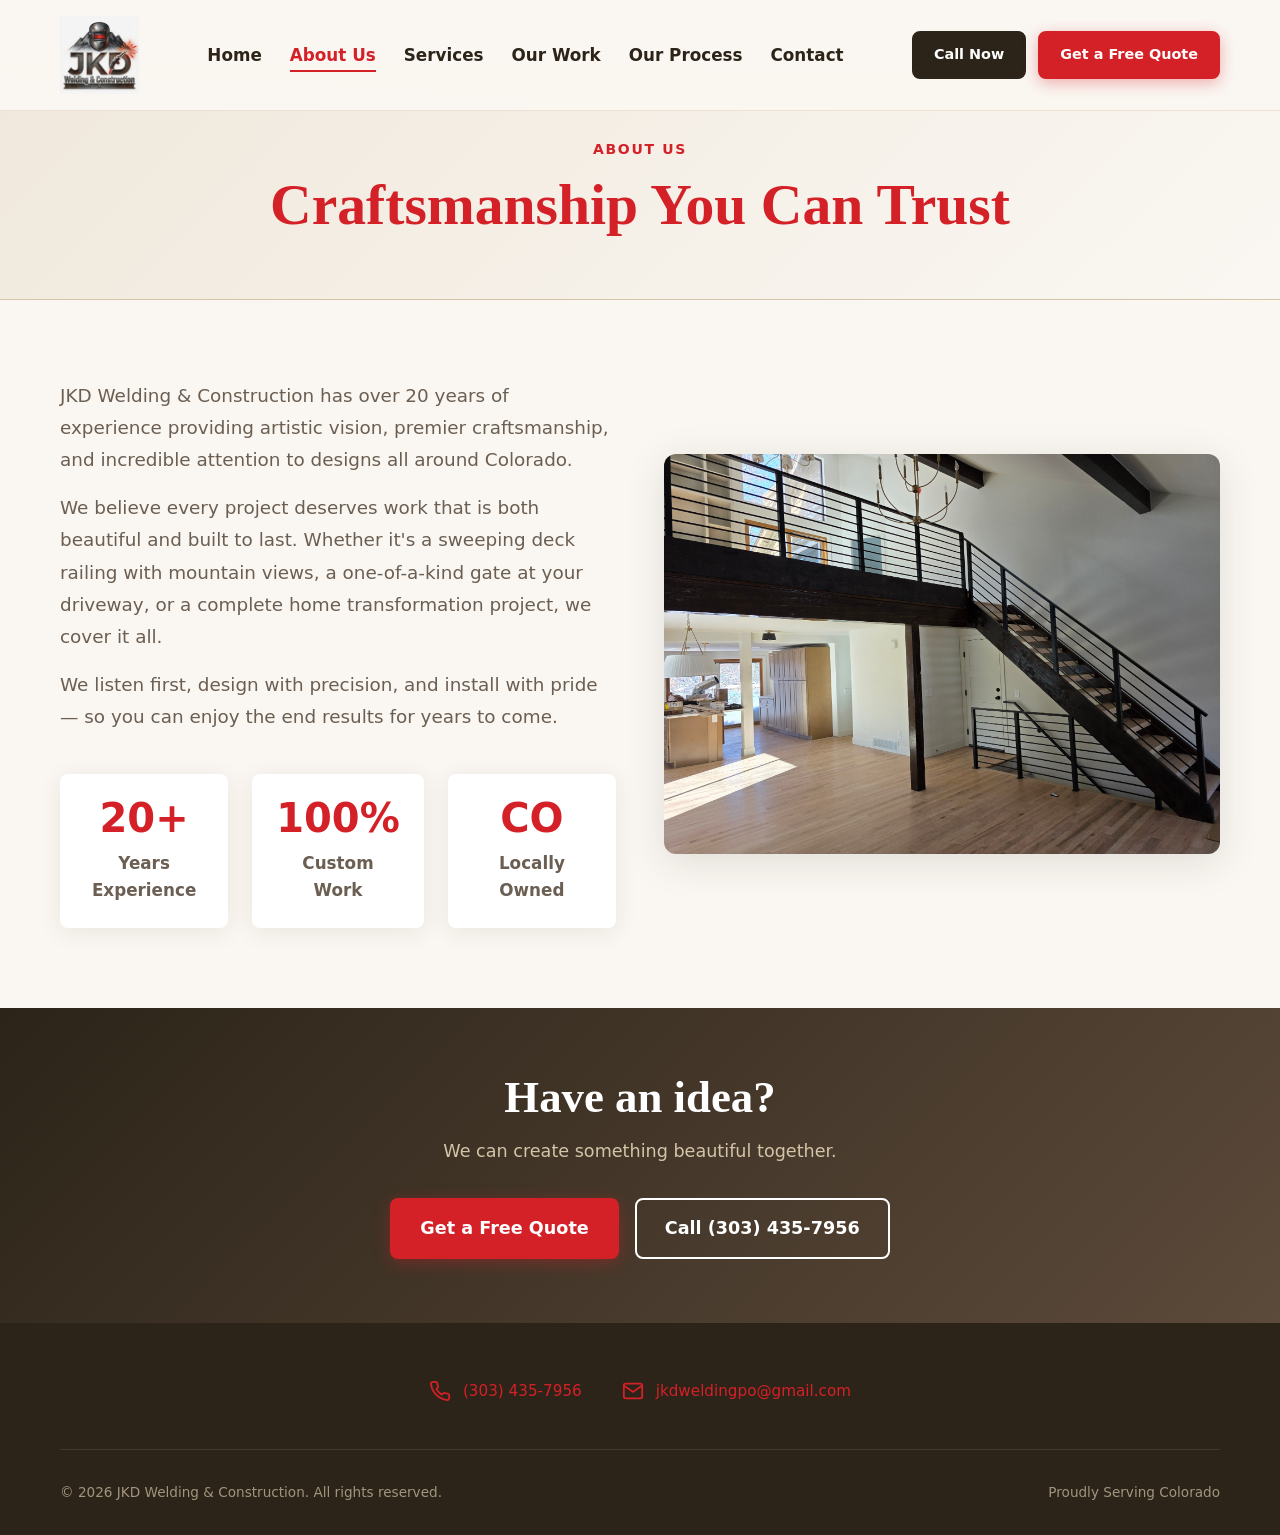
<file: about.html>
<!DOCTYPE html>
<html lang="en">
<head>
  <meta charset="UTF-8">
  <meta name="viewport" content="width=device-width, initial-scale=1.0">
  <title>About JKD | 20+ Years Custom Metalwork in Colorado</title>
  <meta name="description" content="JKD Welding & Construction has over 20 years of experience delivering custom metal railings, stairs, gates, and architectural metalwork across Colorado.">
  <link rel="canonical" href="https://jkdwelding.com/about.html">
  <link rel="stylesheet" href="css/styles.css">
</head>
<body>
  <header class="site-header">
    <div class="header-inner">
      <a href="index.html" class="logo-link" aria-label="JKD Welding & Construction Home">
        <img src="logo/JKD_white.jpg" alt="JKD Welding & Construction logo" width="200" height="80">
      </a>
      <nav class="nav-desktop" aria-label="Main navigation">
        <a href="index.html">Home</a>
        <a href="about.html" class="active">About Us</a>
        <a href="services.html">Services</a>
        <a href="gallery.html">Our Work</a>
        <a href="process.html">Our Process</a>
        <a href="contact.html">Contact</a>
      </nav>
      <div class="header-ctas">
        <a href="tel:+13034357956" class="btn btn-call btn-sm">Call Now</a>
        <a href="contact.html" class="btn btn-primary btn-sm">Get a Free Quote</a>
      </div>
      <button class="nav-toggle" aria-label="Open menu" aria-expanded="false">
        <svg viewBox="0 0 24 24" fill="none" stroke="currentColor" stroke-width="2"><path d="M3 12h18M3 6h18M3 18h18"/></svg>
      </button>
    </div>
    <nav class="nav-mobile" aria-label="Mobile navigation">
      <a href="index.html">Home</a>
      <a href="about.html">About Us</a>
      <a href="services.html">Services</a>
      <a href="gallery.html">Our Work</a>
      <a href="process.html">Our Process</a>
      <a href="contact.html">Contact</a>
      <div class="header-ctas">
        <a href="tel:+13034357956" class="btn btn-call">Call (303) 435-7956</a>
        <a href="contact.html" class="btn btn-primary">Get a Free Quote</a>
      </div>
    </nav>
  </header>

    <main>
    <div class="page-hero">
      <div class="container">
        <span class="section-label">About Us</span>
        <h1 style="color: var(--red);">Craftsmanship You Can Trust</h1>
      </div>
    </div>
    <section>
      <div class="container">
        <div class="about-content">
          <div class="about-text">
            <p>JKD Welding & Construction has over 20 years of experience providing artistic vision, premier craftsmanship, and incredible attention to designs all around Colorado.</p>
            <p>We believe every project deserves work that is both beautiful and built to last. Whether it's a sweeping deck railing with mountain views, a one-of-a-kind gate at your driveway, or a complete home transformation project, we cover it all.</p>
            <p>We listen first, design with precision, and install with pride — so you can enjoy the end results for years to come.</p>
            
            <div class="about-stats">
              <div class="stat-item">
                <div class="stat-number">20+</div>
                <div class="stat-label">Years Experience</div>
              </div>
              <div class="stat-item">
                <div class="stat-number">100%</div>
                <div class="stat-label">Custom Work</div>
              </div>
              <div class="stat-item">
                <div class="stat-number">CO</div>
                <div class="stat-label">Locally Owned</div>
              </div>
            </div>
          </div>
          
          <div class="about-image">
            <img src="images/MultiLevel_Main.jpg" alt="Custom multi-level metal railing on Colorado home" loading="lazy">
          </div>
        </div>
      </div>
    </section>

    <section class="cta-banner">
      <div class="container">
        <h2>Have an idea?</h2>
        <p>We can create something beautiful together.</p>
        <div class="cta-buttons">
          <a href="contact.html" class="btn btn-primary">Get a Free Quote</a>
          <a href="tel:+13034357956" class="btn btn-outline">Call (303) 435-7956</a>
        </div>
      </div>
    </section>
  </main>

  <footer class="site-footer">
    <div class="container">
      <div class="footer-contact" style="text-align: center; max-width: 520px; margin: 0 auto 2rem;">
        <div style="display: flex; justify-content: center; gap: 2.5rem; flex-wrap: wrap;">
          <div class="footer-contact-item">
            <svg viewBox="0 0 24 24" fill="none" stroke="currentColor" stroke-width="2" style="width:22px;height:22px;"><path d="M22 16.92v3a2 2 0 01-2.18 2 19.79 19.79 0 01-8.63-3.07 19.5 19.5 0 01-6-6 19.79 19.79 0 01-3.07-8.67A2 2 0 014.11 2h3a2 2 0 012 1.72c.127.96.361 1.903.7 2.81a2 2 0 01-.45 2.11L8.09 9.91a16 16 0 006 6l1.27-1.27a2 2 0 012.11-.45c.907.339 1.85.573 2.81.7A2 2 0 0122 16.92z"/></svg>
            <a href="tel:+13034357956">(303) 435-7956</a>
          </div>

          <div class="footer-contact-item">
            <svg viewBox="0 0 24 24" fill="none" stroke="currentColor" stroke-width="2" style="width:22px;height:22px;"><path d="M4 4h16c1.1 0 2 .9 2 2v12c0 1.1-.9 2-2 2H4c-1.1 0-2-.9-2-2V6c0-1.1.9-2 2-2z"/><polyline points="22,6 12,13 2,6"/></svg>
            <a href="mailto:jkdweldingpo@gmail.com">jkdweldingpo@gmail.com</a>
          </div>
        </div>
      </div>

      <div class="footer-bottom">
        <span>&copy; 2026 JKD Welding & Construction. All rights reserved.</span>
        <span>Proudly Serving Colorado</span>
      </div>
    </div>
  </footer>

  <script src="js/main.js"></script>
</body>
</html>
</file>
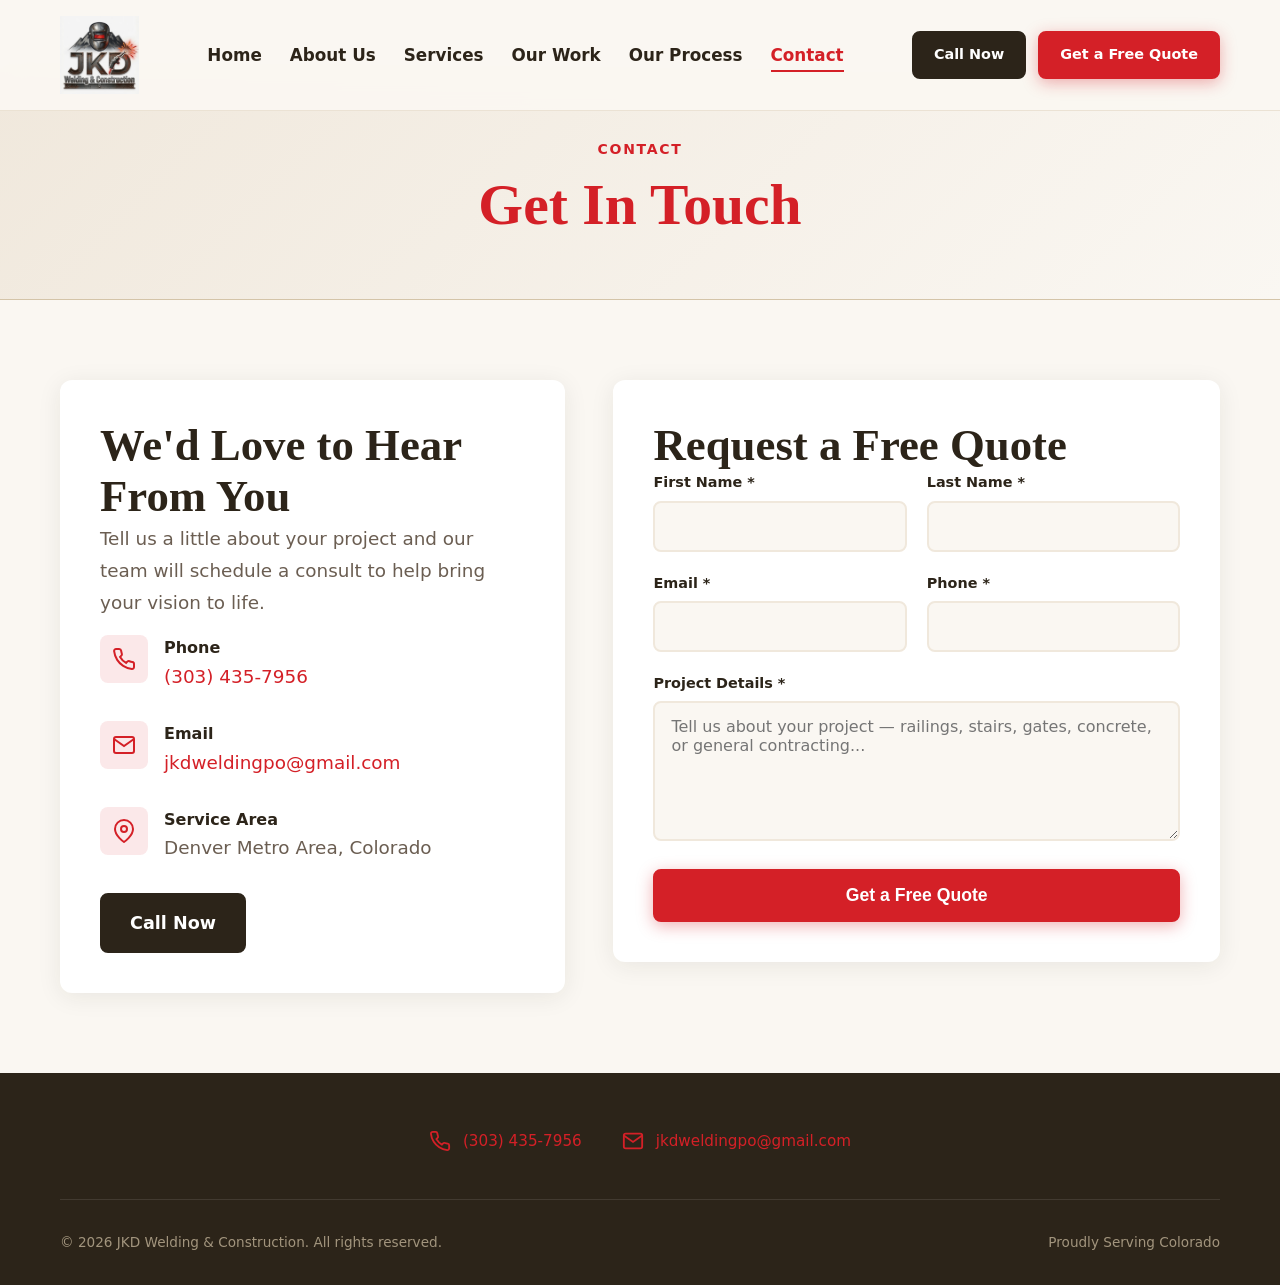
<file: contact.html>
<!DOCTYPE html>
<html lang="en">
<head>
  <meta charset="UTF-8">
  <meta name="viewport" content="width=device-width, initial-scale=1.0">
  <title>Contact Us | JKD Welding & Construction</title>
  <meta name="description" content="Get a free quote for custom metalwork and construction services. Contact JKD Welding & Construction at (303) 435-7956 or fill out our form.">
  <link rel="canonical" href="https://jkdwelding.com/contact">
  <link rel="stylesheet" href="css/styles.css">
</head>
<body>
  <header class="site-header">
    <div class="header-inner">
      <a href="index.html" class="logo-link" aria-label="JKD Welding & Construction Home">
        <img src="logo/JKD_white.jpg" alt="JKD Welding & Construction logo" width="200" height="80">
      </a>
      <nav class="nav-desktop" aria-label="Main navigation">
        <a href="index.html">Home</a>
        <a href="about.html">About Us</a>
        <a href="services.html">Services</a>
        <a href="gallery.html">Our Work</a>
        <a href="process.html">Our Process</a>
        <a href="contact.html" class="active">Contact</a>
      </nav>
      <div class="header-ctas">
        <a href="tel:+13034357956" class="btn btn-call btn-sm">Call Now</a>
        <a href="contact.html" class="btn btn-primary btn-sm">Get a Free Quote</a>
      </div>
      <button class="nav-toggle" aria-label="Open menu" aria-expanded="false">
        <svg viewBox="0 0 24 24" fill="none" stroke="currentColor" stroke-width="2"><path d="M3 12h18M3 6h18M3 18h18"/></svg>
      </button>
    </div>
    <nav class="nav-mobile" aria-label="Mobile navigation">
      <a href="index.html">Home</a>
      <a href="about.html">About Us</a>
      <a href="services.html">Services</a>
      <a href="gallery.html">Our Work</a>
      <a href="process.html">Our Process</a>
      <a href="contact.html">Contact</a>
      <div class="header-ctas">
        <a href="tel:+13034357956" class="btn btn-call">Call (303) 435-7956</a>
        <a href="contact.html" class="btn btn-primary">Get a Free Quote</a>
      </div>
    </nav>
  </header>

  <main>
    <div class="page-hero">
      <div class="container">
        <span class="section-label">Contact</span>
        <h1 style="color: var(--red);">Get In Touch</h1>
      </div>
    </div>

    <section>
      <div class="container">
        <div class="contact-grid">
          <div class="contact-info">
            <h2>We'd Love to Hear From You</h2>
            <p>Tell us a little about your project and  our team will schedule a consult to help bring your vision to life.</p>

            <div class="contact-info-item">
              <div class="contact-info-icon">
                <svg viewBox="0 0 24 24" fill="none" stroke="currentColor" stroke-width="2"><path d="M22 16.92v3a2 2 0 01-2.18 2 19.79 19.79 0 01-8.63-3.07 19.5 19.5 0 01-6-6 19.79 19.79 0 01-3.07-8.67A2 2 0 014.11 2h3a2 2 0 012 1.72c.127.96.361 1.903.7 2.81a2 2 0 01-.45 2.11L8.09 9.91a16 16 0 006 6l1.27-1.27a2 2 0 012.11-.45c.907.339 1.85.573 2.81.7A2 2 0 0122 16.92z"/></svg>
              </div>
              <div>
                <strong>Phone</strong>
                <p style="margin:0;"><a href="tel:+13034357956">(303) 435-7956</a></p>
              </div>
            </div>

            <div class="contact-info-item">
              <div class="contact-info-icon">
                <svg viewBox="0 0 24 24" fill="none" stroke="currentColor" stroke-width="2"><path d="M4 4h16c1.1 0 2 .9 2 2v12c0 1.1-.9 2-2 2H4c-1.1 0-2-.9-2-2V6c0-1.1.9-2 2-2z"/><polyline points="22,6 12,13 2,6"/></svg>
              </div>
              <div>
                <strong>Email</strong>
                <p style="margin:0;"><a href="mailto:jkdweldingpo@gmail.com">jkdweldingpo@gmail.com</a></p>
              </div>
            </div>

            <div class="contact-info-item">
              <div class="contact-info-icon">
                <svg viewBox="0 0 24 24" fill="none" stroke="currentColor" stroke-width="2"><path d="M21 10c0 7-9 13-9 13s-9-6-9-13a9 9 0 0118 0z"/><circle cx="12" cy="10" r="3"/></svg>
              </div>
              <div>
                <strong>Service Area</strong>
                <p style="margin:0;">Denver Metro Area, Colorado</p>
              </div>
            </div>

            <div class="contact-buttons">
              <a href="tel:+13034357956" class="btn btn-call">Call Now</a>
            </div>
          </div>

          <div class="contact-form">
            <h2>Request a Free Quote</h2>
            <div class="form-success" id="form-success">
              Thank you! Your message has been sent. We'll be in touch soon.
            </div>
            <form action="https://formsubmit.co/jkdweldingpo@gmail.com" method="POST" id="contact-form">
              <input type="hidden" name="_subject" value="New Lead for Quote">
              <input type="hidden" name="_captcha" value="false">
              <input type="hidden" name="_template" value="table">
              <input type="text" name="_honey" style="display:none">
              <input type="hidden" name="_next" value="">

              <div class="form-row">
                <div class="form-group">
                  <label for="first-name">First Name *</label>
                  <input type="text" id="first-name" name="First Name" required autocomplete="given-name">
                </div>
                <div class="form-group">
                  <label for="last-name">Last Name *</label>
                  <input type="text" id="last-name" name="Last Name" required autocomplete="family-name">
                </div>
              </div>

              <div class="form-row">
                <div class="form-group">
                  <label for="email">Email *</label>
                  <input type="email" id="email" name="Email" required autocomplete="email">
                </div>
                <div class="form-group">
                  <label for="phone">Phone *</label>
                  <input type="tel" id="phone" name="Phone" required autocomplete="tel">
                </div>
              </div>

              <div class="form-group">
                <label for="project-details">Project Details *</label>
                <textarea id="project-details" name="Project Details" required placeholder="Tell us about your project — railings, stairs, gates, concrete, or general contracting..."></textarea>
              </div>

              <button type="submit" class="btn btn-primary" style="width:100%;">Get a Free Quote</button>
            </form>
          </div>
        </div>
      </div>
    </section>
  </main>

  <footer class="site-footer">
    <div class="container">
      <div class="footer-contact" style="text-align: center; max-width: 520px; margin: 0 auto 2rem;">
        <div style="display: flex; justify-content: center; gap: 2.5rem; flex-wrap: wrap;">
          <div class="footer-contact-item">
            <svg viewBox="0 0 24 24" fill="none" stroke="currentColor" stroke-width="2" style="width:22px;height:22px;"><path d="M22 16.92v3a2 2 0 01-2.18 2 19.79 19.79 0 01-8.63-3.07 19.5 19.5 0 01-6-6 19.79 19.79 0 01-3.07-8.67A2 2 0 014.11 2h3a2 2 0 012 1.72c.127.96.361 1.903.7 2.81a2 2 0 01-.45 2.11L8.09 9.91a16 16 0 006 6l1.27-1.27a2 2 0 012.11-.45c.907.339 1.85.573 2.81.7A2 2 0 0122 16.92z"/></svg>
            <a href="tel:+13034357956">(303) 435-7956</a>
          </div>

          <div class="footer-contact-item">
            <svg viewBox="0 0 24 24" fill="none" stroke="currentColor" stroke-width="2" style="width:22px;height:22px;"><path d="M4 4h16c1.1 0 2 .9 2 2v12c0 1.1-.9 2-2 2H4c-1.1 0-2-.9-2-2V6c0-1.1.9-2 2-2z"/><polyline points="22,6 12,13 2,6"/></svg>
            <a href="mailto:jkdweldingpo@gmail.com">jkdweldingpo@gmail.com</a>
          </div>
        </div>
      </div>

      <div class="footer-bottom">
        <span>&copy; 2026 JKD Welding & Construction. All rights reserved.</span>
        <span>Proudly Serving Colorado</span>
      </div>
    </div>
  </footer>

  <script src="js/main.js"></script>
  <script>
    const form = document.getElementById('contact-form');
    if (form) {
      const nextInput = form.querySelector('input ');
      if (nextInput) nextInput.value = window.location.href + '?sent=true';
      if (new URLSearchParams(window.location.search).get('sent') === 'true') {
        document.getElementById('form-success')?.classList.add('show');
        form.style.display = 'none';
      }
    }
  </script>
</body>
</html>
</file>
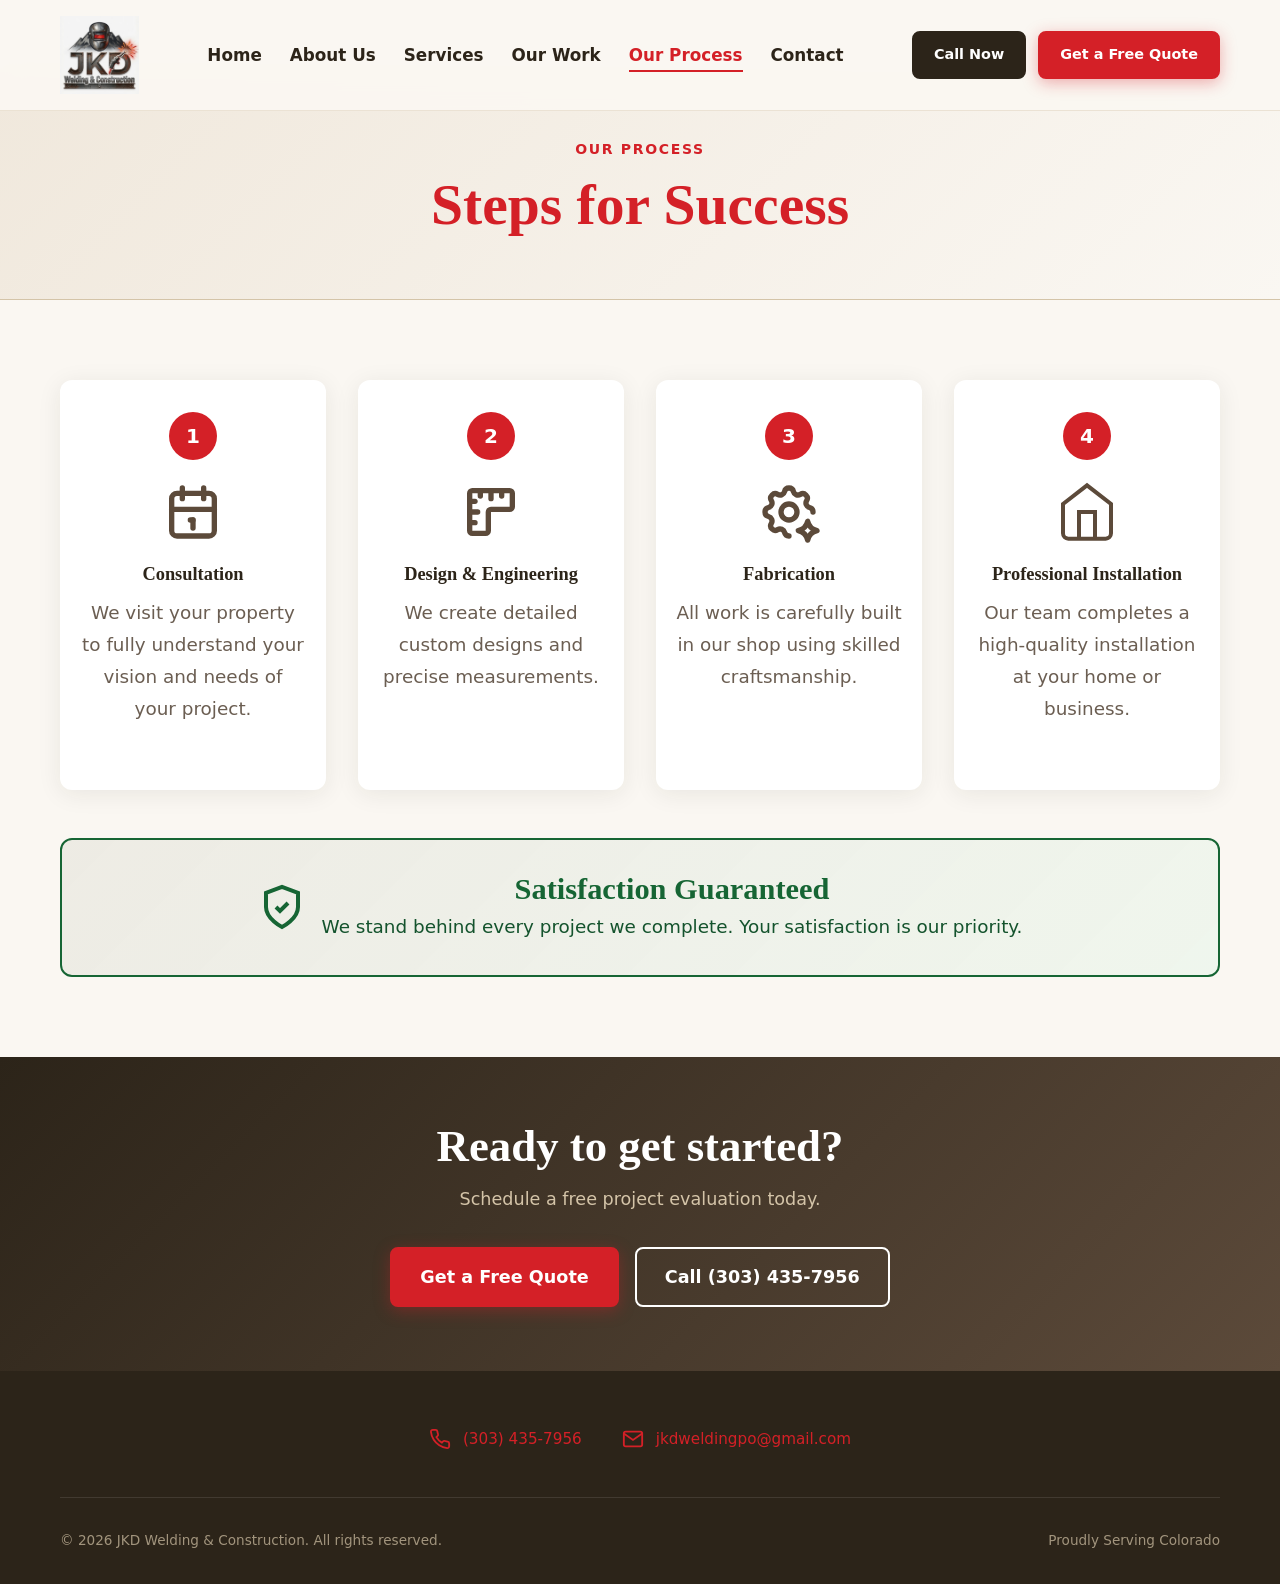
<file: process.html>
<!DOCTYPE html>
<html lang="en">
<head>
  <meta charset="UTF-8">
  <meta name="viewport" content="width=device-width, initial-scale=1.0">
  <title>Our Process | JKD Welding & Construction</title>
  <meta name="description" content="From consultation to installation, learn how JKD Welding & Construction delivers custom metalwork for Colorado homes. Satisfaction guaranteed.">
  <link rel="canonical" href="https://jkdwelding.com/process">
  <link rel="stylesheet" href="css/styles.css">
</head>
<body>
  <header class="site-header">
    <div class="header-inner">
      <a href="index.html" class="logo-link" aria-label="JKD Welding & Construction Home">
        <img src="logo/JKD_white.jpg" alt="JKD Welding & Construction logo" width="200" height="80">
      </a>
      <nav class="nav-desktop" aria-label="Main navigation">
        <a href="index.html">Home</a>
        <a href="about.html">About Us</a>
        <a href="services.html">Services</a>
        <a href="gallery.html">Our Work</a>
        <a href="process.html" class="active">Our Process</a>
        <a href="contact.html">Contact</a>
      </nav>
      <div class="header-ctas">
        <a href="tel:+13034357956" class="btn btn-call btn-sm">Call Now</a>
        <a href="contact.html" class="btn btn-primary btn-sm">Get a Free Quote</a>
      </div>
      <button class="nav-toggle" aria-label="Open menu" aria-expanded="false">
        <svg viewBox="0 0 24 24" fill="none" stroke="currentColor" stroke-width="2"><path d="M3 12h18M3 6h18M3 18h18"/></svg>
      </button>
    </div>
    <nav class="nav-mobile" aria-label="Mobile navigation">
      <a href="index.html">Home</a>
      <a href="about.html">About Us</a>
      <a href="services.html">Services</a>
      <a href="gallery.html">Our Work</a>
      <a href="process.html">Our Process</a>
      <a href="contact.html">Contact</a>
      <div class="header-ctas">
        <a href="tel:+13034357956" class="btn btn-call">Call (303) 435-7956</a>
        <a href="contact.html" class="btn btn-primary">Get a Free Quote</a>
      </div>
    </nav>
  </header>

  <main>
    <div class="page-hero">
      <div class="container">
        <span class="section-label">Our Process</span>
        <h1 style="color: var(--red);">Steps for Success</h1>
      </div>
    </div>

    <section>
      <div class="container">
        <div class="process-steps">
          <article class="process-step">
            <div class="process-number">1</div>
            <div class="process-icon">
              <svg viewBox="0 0 24 24" fill="none" stroke="currentColor" stroke-width="2" stroke-linecap="round" stroke-linejoin="round">
                <path d="M4 7a2 2 0 0 1 2 -2h12a2 2 0 0 1 2 2v12a2 2 0 0 1 -2 2h-12a2 2 0 0 1 -2 -2v-12" />
                <path d="M16 3v4" />
                <path d="M8 3v4" />
                <path d="M4 11h16" />
                <path d="M11 15h1" />
                <path d="M12 15v3" />
              </svg>
            </div>
            <h3>Consultation</h3>
            <p>We visit your property to fully understand your vision and needs of your project.</p>
          </article>

          <article class="process-step">
            <div class="process-number">2</div>
            <div class="process-icon">
              <svg viewBox="0 0 24 24" fill="none" stroke="currentColor" stroke-width="2" stroke-linecap="round" stroke-linejoin="round">
                <path d="M5 4h14a1 1 0 0 1 1 1v5a1 1 0 0 1 -1 1h-7a1 1 0 0 0 -1 1v7a1 1 0 0 1 -1 1h-5a1 1 0 0 1 -1 -1v-14a1 1 0 0 1 1 -1" />
                <path d="M4 8l2 0" />
                <path d="M4 12l3 0" />
                <path d="M4 16l2 0" />
                <path d="M8 4l0 2" />
                <path d="M12 4l0 3" />
                <path d="M16 4l0 2" />
              </svg>
            </div>
            <h3>Design & Engineering</h3>
            <p>We create detailed custom designs and precise measurements.</p>
          </article>

          <article class="process-step">
            <div class="process-number">3</div>
            <div class="process-icon">
              <svg viewBox="0 0 24 24" fill="none" stroke="currentColor" stroke-width="2" stroke-linecap="round" stroke-linejoin="round">
                <path d="M11.992 21c-.728 -.003 -1.455 -.442 -1.667 -1.317a1.724 1.724 0 0 0 -2.573 -1.066c-1.543 .94 -3.31 -.826 -2.37 -2.37a1.724 1.724 0 0 0 -1.065 -2.572c-1.756 -.426 -1.756 -2.924 0 -3.35a1.724 1.724 0 0 0 1.066 -2.573c-.94 -1.543 .826 -3.31 2.37 -2.37c1 .608 2.296 .07 2.572 -1.065c.426 -1.756 2.924 -1.756 3.35 0a1.724 1.724 0 0 0 2.573 1.066c1.543 -.94 3.31 .826 2.37 2.37a1.724 1.724 0 0 0 1.065 2.572c.882 .214 1.32 .95 1.317 1.684" />
                <path d="M9 12a3 3 0 1 0 6 0a3 3 0 0 0 -6 0" />
                <path d="M19 22.5a4.75 4.75 0 0 1 3.5 -3.5a4.75 4.75 0 0 1 -3.5 -3.5a4.75 4.75 0 0 1 -3.5 3.5a4.75 4.75 0 0 1 3.5 3.5" />
              </svg>
            </div>
            <h3>Fabrication</h3>
            <p>All work is carefully built in our shop using skilled craftsmanship.</p>
          </article>

          <article class="process-step">
            <div class="process-number">4</div>
            <div class="process-icon">
              <svg viewBox="0 0 24 24" fill="none" stroke="currentColor" stroke-width="1.5"><path d="M3 9l9-7 9 7v11a2 2 0 01-2 2H5a2 2 0 01-2-2z"/><polyline points="9 22 9 12 15 12 15 22"/></svg>
            </div>
            <h3>Professional Installation</h3>
            <p>Our team completes a high-quality installation at your home or business.</p>
          </article>
        </div>

        <div class="guarantee-badge" style="border-color: #166534; background-color: #f0fdf4;">
          <svg viewBox="0 0 24 24" fill="none" stroke="#166534" stroke-width="2">
            <path d="M12 22s8-4 8-10V5l-8-3-8 3v7c0 6 8 10 8 10z"/>
            <polyline points="9 12 11 14 15 10"/>
          </svg>
          <div>
            <h3 style="color: #166534;">Satisfaction Guaranteed</h3>
            <p style="margin:0; color:#14532d;">We stand behind every project we complete. Your satisfaction is our priority.</p>
          </div>
        </div>
      </div>
    </section>

    <section class="cta-banner">
      <div class="container">
        <h2>Ready to get started?</h2>
        <p>Schedule a free project evaluation today.</p>
        <div class="cta-buttons">
          <a href="contact.html" class="btn btn-primary">Get a Free Quote</a>
          <a href="tel:+13034357956" class="btn btn-outline">Call (303) 435-7956</a>
        </div>
      </div>
    </section>
  </main>

  <footer class="site-footer">
    <div class="container">
      <div class="footer-contact" style="text-align: center; max-width: 520px; margin: 0 auto 2rem;">
        <div style="display: flex; justify-content: center; gap: 2.5rem; flex-wrap: wrap;">
          <div class="footer-contact-item">
            <svg viewBox="0 0 24 24" fill="none" stroke="currentColor" stroke-width="2" style="width:22px;height:22px;"><path d="M22 16.92v3a2 2 0 01-2.18 2 19.79 19.79 0 01-8.63-3.07 19.5 19.5 0 01-6-6 19.79 19.79 0 01-3.07-8.67A2 2 0 014.11 2h3a2 2 0 012 1.72c.127.96.361 1.903.7 2.81a2 2 0 01-.45 2.11L8.09 9.91a16 16 0 006 6l1.27-1.27a2 2 0 012.11-.45c.907.339 1.85.573 2.81.7A2 2 0 0122 16.92z"/></svg>
            <a href="tel:+13034357956">(303) 435-7956</a>
          </div>

          <div class="footer-contact-item">
            <svg viewBox="0 0 24 24" fill="none" stroke="currentColor" stroke-width="2" style="width:22px;height:22px;"><path d="M4 4h16c1.1 0 2 .9 2 2v12c0 1.1-.9 2-2 2H4c-1.1 0-2-.9-2-2V6c0-1.1.9-2 2-2z"/><polyline points="22,6 12,13 2,6"/></svg>
            <a href="mailto:jkdweldingpo@gmail.com">jkdweldingpo@gmail.com</a>
          </div>
        </div>
      </div>

      <div class="footer-bottom">
        <span>&copy; 2026 JKD Welding & Construction. All rights reserved.</span>
        <span>Proudly Serving Colorado</span>
      </div>
    </div>
  </footer>

  <script src="js/main.js"></script>
</body>
</html>
</file>
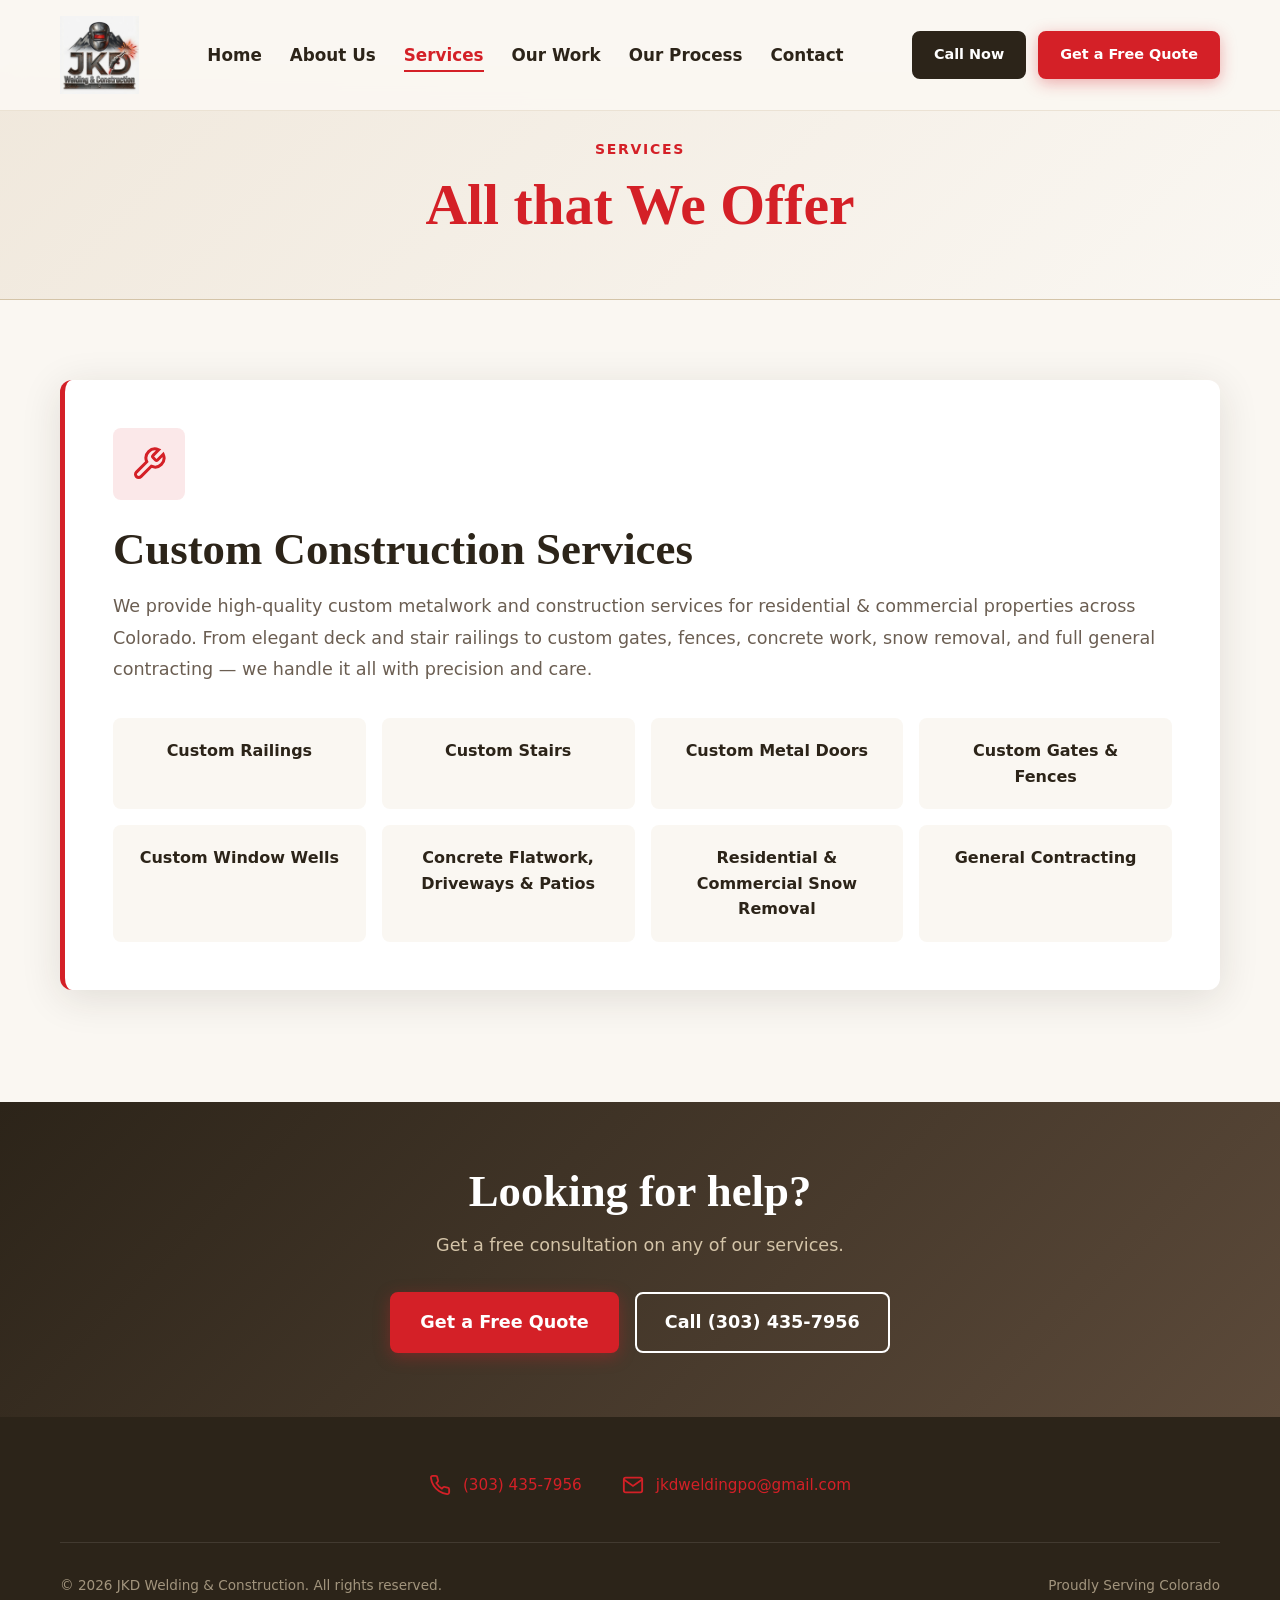
<file: services.html>
<!DOCTYPE html>
<html lang="en">
<head>
  <meta charset="UTF-8">
  <meta name="viewport" content="width=device-width, initial-scale=1.0">
  <title>Services | JKD Welding & Construction</title>
  <meta name="description" content="Custom welding, metal fabrication, concrete work, snow removal, and general contracting for Colorado residential projects.">
  <link rel="canonical" href="https://jkdwelding.com/services">
  <link rel="stylesheet" href="css/styles.css">
</head>
<body>
  <header class="site-header">
    <div class="header-inner">
      <a href="index.html" class="logo-link" aria-label="JKD Welding & Construction Home">
        <img src="logo/JKD_white.jpg" alt="JKD Welding & Construction logo" width="200" height="80">
      </a>
      <nav class="nav-desktop" aria-label="Main navigation">
        <a href="index.html">Home</a>
        <a href="about.html">About Us</a>
        <a href="services.html" class="active">Services</a>
        <a href="gallery.html">Our Work</a>
        <a href="process.html">Our Process</a>
        <a href="contact.html">Contact</a>
      </nav>
      <div class="header-ctas">
        <a href="tel:+13034357956" class="btn btn-call btn-sm">Call Now</a>
        <a href="contact.html" class="btn btn-primary btn-sm">Get a Free Quote</a>
      </div>
      <button class="nav-toggle" aria-label="Open menu" aria-expanded="false">
        <svg viewBox="0 0 24 24" fill="none" stroke="currentColor" stroke-width="2"><path d="M3 12h18M3 6h18M3 18h18"/></svg>
      </button>
    </div>
    <nav class="nav-mobile" aria-label="Mobile navigation">
      <a href="index.html">Home</a>
      <a href="about.html">About Us</a>
      <a href="services.html">Services</a>
      <a href="gallery.html">Our Work</a>
      <a href="process.html">Our Process</a>
      <a href="contact.html">Contact</a>
      <div class="header-ctas">
        <a href="tel:+13034357956" class="btn btn-call">Call (303) 435-7956</a>
        <a href="contact.html" class="btn btn-primary">Get a Free Quote</a>
      </div>
    </nav>
  </header>

  <main>
    <div class="page-hero">
      <div class="container">
        <span class="section-label">Services</span>
        <h1 style="color: var(--red);">All that We Offer</h1>
      </div>
    </div>

    <section class="services-page">
      <div class="container">
        <article class="featured-service">
          <div class="service-icon">
            <svg viewBox="0 0 24 24" fill="none" stroke="currentColor" stroke-width="2"><path d="M14.7 6.3a1 1 0 000 1.4l1.6 1.6a1 1 0 001.4 0l3.77-3.77a6 6 0 01-7.94 7.94l-6.91 6.91a2.12 2.12 0 01-3-3l6.91-6.91a6 6 0 017.94-7.94l-3.76 3.76z"/></svg>
          </div>
          <h2>Custom Construction Services</h2>
          <p>We provide high-quality custom metalwork and construction services for residential & commercial properties across Colorado. From elegant deck and stair railings to custom gates, fences, concrete work, snow removal, and full general contracting — we handle it all with precision and care.</p>
          
          <div style="display:grid;grid-template-columns:repeat(auto-fit,minmax(200px,1fr));gap:1rem;margin-top:2rem;">
            <div style="background:var(--warm-cream);padding:1.25rem;border-radius:8px;text-align:center;">
              <strong style="color:var(--warm-dark);">Custom Railings</strong>
            </div>
            <div style="background:var(--warm-cream);padding:1.25rem;border-radius:8px;text-align:center;">
              <strong style="color:var(--warm-dark);">Custom Stairs</strong>
            </div>
            <div style="background:var(--warm-cream);padding:1.25rem;border-radius:8px;text-align:center;">
              <strong style="color:var(--warm-dark);">Custom Metal Doors</strong>
            </div>
            <div style="background:var(--warm-cream);padding:1.25rem;border-radius:8px;text-align:center;">
              <strong style="color:var(--warm-dark);">Custom Gates & Fences</strong>
            </div>
            <div style="background:var(--warm-cream);padding:1.25rem;border-radius:8px;text-align:center;">
              <strong style="color:var(--warm-dark);">Custom Window Wells</strong>
            </div>
            <div style="background:var(--warm-cream);padding:1.25rem;border-radius:8px;text-align:center;">
              <strong style="color:var(--warm-dark);">Concrete Flatwork, Driveways & Patios</strong>
            </div>
            <div style="background:var(--warm-cream);padding:1.25rem;border-radius:8px;text-align:center;">
              <strong style="color:var(--warm-dark);">Residential & Commercial Snow Removal</strong>
            </div>
            <div style="background:var(--warm-cream);padding:1.25rem;border-radius:8px;text-align:center;">
              <strong style="color:var(--warm-dark);">General Contracting</strong>
            </div>
          </div>
        </article>
      </div>
    </section>

    <section class="cta-banner">
      <div class="container">
        <h2>Looking for help?</h2>
        <p>Get a free consultation on any of our services.</p>
        <div class="cta-buttons">
          <a href="contact.html" class="btn btn-primary">Get a Free Quote</a>
          <a href="tel:+13034357956" class="btn btn-outline">Call (303) 435-7956</a>
        </div>
      </div>
    </section>
  </main>

  <footer class="site-footer">
    <div class="container">
      <div class="footer-contact" style="text-align: center; max-width: 520px; margin: 0 auto 2rem;">
        <div style="display: flex; justify-content: center; gap: 2.5rem; flex-wrap: wrap;">
          <div class="footer-contact-item">
            <svg viewBox="0 0 24 24" fill="none" stroke="currentColor" stroke-width="2" style="width:22px;height:22px;"><path d="M22 16.92v3a2 2 0 01-2.18 2 19.79 19.79 0 01-8.63-3.07 19.5 19.5 0 01-6-6 19.79 19.79 0 01-3.07-8.67A2 2 0 014.11 2h3a2 2 0 012 1.72c.127.96.361 1.903.7 2.81a2 2 0 01-.45 2.11L8.09 9.91a16 16 0 006 6l1.27-1.27a2 2 0 012.11-.45c.907.339 1.85.573 2.81.7A2 2 0 0122 16.92z"/></svg>
            <a href="tel:+13034357956">(303) 435-7956</a>
          </div>

          <div class="footer-contact-item">
            <svg viewBox="0 0 24 24" fill="none" stroke="currentColor" stroke-width="2" style="width:22px;height:22px;"><path d="M4 4h16c1.1 0 2 .9 2 2v12c0 1.1-.9 2-2 2H4c-1.1 0-2-.9-2-2V6c0-1.1.9-2 2-2z"/><polyline points="22,6 12,13 2,6"/></svg>
            <a href="mailto:jkdweldingpo@gmail.com">jkdweldingpo@gmail.com</a>
          </div>
        </div>
      </div>

      <div class="footer-bottom">
        <span>&copy; 2026 JKD Welding & Construction. All rights reserved.</span>
        <span>Proudly Serving Colorado</span>
      </div>
    </div>
  </footer>

  <script src="js/main.js"></script>
</body>
</html>
</file>
<file: css/styles.css>
/* JKD Welding & Construction - Clean CSS */
:root {
  --red: #D42027;
  --red-dark: #B01A20;
  --warm-cream: #FAF7F2;
  --warm-sand: #F0E8DC;
  --warm-tan: #D4C4A8;
  --warm-brown: #5C4A3A;
  --warm-dark: #2C2419;
  --warm-gray: #6B5E52;
  --white: #FFFFFF;
  --shadow: 0 8px 25px rgba(44, 36, 25, 0.1);
  --shadow-lg: 0 15px 40px rgba(44, 36, 25, 0.15);
  --radius: 12px;
  --transition: 0.35s ease;
}

/* Fonts */
@import url('https://fonts.googleapis.com/css2?family=Playfair+Display:wght@700&family=Inter:wght@400;500;600&display=swap');

*,
*::before,
*::after {
  box-sizing: border-box;
  margin: 0;
  padding: 0;
}

html { scroll-behavior: smooth; }

body {
  font-family: 'Inter', system-ui, sans-serif;
  background: var(--warm-cream);
  color: var(--warm-dark);
  line-height: 1.75;
}

/* Typography */
h1, h2, h3, h4 {
  font-family: 'Playfair Display', serif;
  font-weight: 800;
  line-height: 1.15;
  color: var(--warm-dark);
}

h1 { font-size: clamp(2.75rem, 7vw, 4rem); }
h2 { font-size: clamp(2.1rem, 5.5vw, 3.1rem); }

p {
  font-size: clamp(1.05rem, 2.2vw, 1.15rem);
  line-height: 1.75;
  color: var(--warm-gray);
  margin-bottom: 1.25rem;
}

/* Container */
.container {
  width: 100%;
  max-width: 1200px;
  margin: 0 auto;
  padding: 0 1.5rem;
}

/* Header */
.site-header {
  position: fixed;
  top: 0;
  left: 0;
  right: 0;
  z-index: 1000;
  background: rgba(250, 247, 242, 0.95);
  backdrop-filter: blur(12px);
  border-bottom: 1px solid rgba(212, 196, 168, 0.4);
}

.header-inner {
  display: flex;
  align-items: center;
  justify-content: space-between;
  padding: 1rem 1.5rem;
  max-width: 1200px;
  margin: 0 auto;
}

.logo-link img {
  height: 78px;
  width: auto;
}

/* Navigation */
.nav-desktop {
  display: flex;
  align-items: center;
  gap: 1.75rem;
}

.nav-desktop a {
  color: var(--warm-dark);
  font-weight: 600;
  text-decoration: none;
}

.nav-desktop a:hover,
.nav-desktop a.active {
  color: var(--red);
}

/* Buttons */
.btn {
  padding: 0.85rem 1.75rem;
  border-radius: var(--radius);
  font-weight: 700;
  text-decoration: none;
  display: inline-flex;
  align-items: center;
  justify-content: center;
  gap: 0.5rem;
  transition: all var(--transition);
}

.btn-primary {
  background: var(--red);
  color: white;
}

.btn-primary:hover {
  background: var(--red-dark);
  transform: translateY(-2px);
}

.btn-call {
  background: var(--warm-dark);
  color: white;
}

.btn-call:hover {
  background: var(--warm-brown);
}

/* Hero */
.hero {
  position: relative;
  height: 100vh;
  min-height: 600px;
  margin-top: 78px;
  overflow: hidden;
}

/* Trust Strip */
.trust-strip {
  background: white;
  padding: 2rem 0;
  border-bottom: 1px solid var(--warm-sand);
}

/* CTA Banner */
.cta-banner {
  background: linear-gradient(135deg, var(--warm-dark), var(--warm-brown));
  padding: 4rem 0;
  text-align: center;
  color: white;
}

/* Footer */
.site-footer {
  background: var(--warm-dark);
  color: var(--warm-tan);
  padding: 3rem 0 2rem;
  text-align: center;
}

.footer-bottom {
  border-top: 1px solid rgba(255,255,255,0.1);
  padding-top: 2rem;
  margin-top: 2rem;
  font-size: 0.9rem;
}

/* Responsive */
@media (max-width: 768px) {
  .nav-desktop {
    display: none;
  }
  
  .hero {
    margin-top: 68px;
  }
}/* JKD Welding & Construction — Design System */
:root {
  --red: #D42027;
  --red-dark: #B01A20;
  --red-light: #E8454B;
  --warm-cream: #FAF7F2;
  --warm-sand: #F0E8DC;
  --warm-tan: #D4C4A8;
  --warm-brown: #5C4A3A;
  --warm-dark: #2C2419;
  --warm-gray: #6B5E52;
  --metal: #5C5C5C;
  --white: #FFFFFF;
  --shadow: 0 4px 24px rgba(44, 36, 25, 0.08);
  --shadow-lg: 0 8px 40px rgba(44, 36, 25, 0.12);
  --radius: 8px;
  --radius-lg: 12px;
  --transition: 0.3s ease;
  --font: 'Segoe UI', system-ui, -apple-system, sans-serif;
  --max-width: 1200px;
}

*, *::before, *::after { box-sizing: border-box; margin: 0; padding: 0; }

html { scroll-behavior: smooth; }

body {
  font-family: var(--font);
  background: var(--warm-cream);
  color: var(--warm-dark);
  line-height: 1.6;
  -webkit-font-smoothing: antialiased;
}

img { max-width: 100%; height: auto; display: block; }

a { color: var(--red); text-decoration: none; transition: color var(--transition); }
a:hover { color: var(--red-dark); }

.container {
  width: 100%;
  max-width: var(--max-width);
  margin: 0 auto;
  padding: 0 1.25rem;
}

/* Typography */
h1, h2, h3, h4 {
  font-weight: 700;
  line-height: 1.15;
  color: var(--warm-dark);
}

h1 { font-size: clamp(2.4rem, 6vw, 3.6rem); }
h2 { font-size: clamp(1.9rem, 4vw, 2.8rem); }
h3 { font-size: clamp(1.45rem, 3vw, 1.9rem); }

p { color: var(--warm-gray); margin-bottom: 1rem; }
p:last-child { margin-bottom: 2rem; }

.section-label {
  display: inline-block;
  font-size: 0.875rem;
  font-weight: 700;
  letter-spacing: 0.12em;
  text-transform: uppercase;
  color: var(--red);
  margin-bottom: 0.75rem;
}

/* Buttons */
.btn {
  display: inline-flex;
  align-items: center;
  justify-content: center;
  gap: 0.5rem;
  padding: 0.875rem 1.75rem;
  font-size: 1.1rem;
  font-weight: 800;
  border-radius: var(--radius);
  border: 2px solid transparent;
  cursor: pointer;
  transition: all var(--transition);
  text-decoration: none;
  white-space: nowrap;
}

.btn-primary {
  background: var(--red);
  color: var(--white);
  border-color: var(--red);
  box-shadow: 0 4px 16px rgba(212, 32, 39, 0.35);
}

.btn-primary:hover {
  background: var(--red-dark);
  border-color: var(--red-dark);
  color: var(--white);
  transform: translateY(-2px);
  box-shadow: 0 6px 20px rgba(212, 32, 39, 0.45);
}

.btn-outline {
  background: transparent;
  color: var(--white);
  border-color: var(--white);
}

.btn-outline:hover {
  background: var(--white);
  color: var(--warm-dark);
}

.btn-call {
  background: var(--warm-dark);
  color: var(--white);
  border-color: var(--warm-dark);
}

.btn-call:hover {
  background: var(--warm-brown);
  border-color: var(--warm-brown);
  color: var(--white);
}

.btn-sm { padding: 0.625rem 1.25rem; font-size: 0.9rem; }

/* Header */
.site-header {
  position: fixed;
  top: 0;
  left: 0;
  right: 0;
  z-index: 1000;
  background: rgba(250, 247, 242, 0.95);
  backdrop-filter: blur(12px);
  border-bottom: 1px solid rgba(212, 196, 168, 0.4);
  transition: box-shadow var(--transition);
}

.site-header.scrolled { box-shadow: var(--shadow); }

.header-inner {
  display: flex;
  align-items: center;
  justify-content: space-between;
  padding: 1rem 1.25rem;
  max-width: var(--max-width);
  margin: 0 auto;
  gap: 1rem;
}

.logo-link img {
  height: 78px;
  width: auto;
}

.nav-desktop {
  display: flex;
  align-items: center;
  gap: 1.75rem;
}

.nav-desktop a {
  color: var(--warm-dark);
  font-weight: 600;
  font-size: 1.05rem;
  position: relative;
}

.nav-desktop a::after {
  content: '';
  position: absolute;
  bottom: -4px;
  left: 0;
  width: 0;
  height: 2px;
  background: var(--red);
  transition: width var(--transition);
}

.nav-desktop a:hover,
.nav-desktop a.active { color: var(--red); }

.nav-desktop a:hover::after,
.nav-desktop a.active::after { width: 100%; }

.header-ctas {
  display: flex;
  align-items: center;
  gap: 0.75rem;
}

.nav-toggle {
  display: none;
  background: none;
  border: none;
  cursor: pointer;
  padding: 0.5rem;
  color: var(--warm-dark);
}

.nav-toggle svg { width: 28px; height: 28px; }

.nav-mobile {
  display: none;
  position: fixed;
  top: 72px;
  left: 0;
  right: 0;
  background: var(--warm-cream);
  border-bottom: 1px solid var(--warm-tan);
  padding: 1.5rem;
  flex-direction: column;
  gap: 1rem;
  box-shadow: var(--shadow-lg);
  z-index: 999;
}

.nav-mobile.open { display: flex; }

.nav-mobile a {
  color: var(--warm-dark);
  font-weight: 600;
  font-size: 1.25rem;
  padding: 0.5rem 0;
  border-bottom: 1px solid var(--warm-sand);
}

.nav-mobile .header-ctas {
  flex-direction: column;
  width: 100%;
  margin-top: 0.5rem;
}

.nav-mobile .btn { width: 100%; }

/* Hero Slideshow */
.hero {
  position: relative;
  height: 100vh;
  min-height: 600px;
  max-height: 900px;
  overflow: hidden;
  margin-top: 72px;
}

.hero-slides {
  position: absolute;
  inset: 0;
}

.hero-slide {
  position: absolute;
  inset: 0;
  opacity: 0;
  transition: opacity 1.2s ease;
}

.hero-slide.active { opacity: 1; }

.hero-slide img {
  width: 100%;
  height: 100%;
  object-fit: cover;
}

.hero-overlay {
  position: absolute;
  inset: 0;
  background: linear-gradient(
    to bottom,
    rgba(44, 36, 25, 0.45) 0%,
    rgba(44, 36, 25, 0.65) 100%
  );
}

.hero-content {
  position: absolute;
  inset: 0;
  display: flex;
  flex-direction: column;
  align-items: center;
  justify-content: center;
  text-align: center;
  padding: 2rem;
  z-index: 2;
}

.hero-logo {
  width: clamp(180px, 30vw, 280px);
  margin-bottom: 1.5rem;
  filter: drop-shadow(0 4px 20px rgba(0, 0, 0, 0.4));
}

.hero-tagline {
  font-size: clamp(1.25rem, 3.5vw, 2rem);
  color: var(--white);
  font-weight: 600;
  margin-bottom: 2rem;
  text-shadow: 0 2px 12px rgba(0, 0, 0, 0.5);
  max-width: 600px;
}

.hero-ctas {
  display: flex;
  gap: 1rem;
  flex-wrap: wrap;
  justify-content: center;
}

.hero-dots {
  position: absolute;
  bottom: 2rem;
  left: 50%;
  transform: translateX(-50%);
  display: flex;
  gap: 0.75rem;
  z-index: 3;
}

.hero-dot {
  width: 12px;
  height: 12px;
  border-radius: 50%;
  background: rgba(255, 255, 255, 0.4);
  border: 2px solid var(--white);
  cursor: pointer;
  transition: all var(--transition);
  padding: 0;
}

.hero-dot.active,
.hero-dot:hover {
  background: var(--red);
  border-color: var(--red);
}

/* Page Hero (inner pages) */
.page-hero {
  margin-top: 72px;
  padding: 4rem 0 3rem;
  background: linear-gradient(135deg, var(--warm-sand) 0%, var(--warm-cream) 100%);
  text-align: center;
  border-bottom: 1px solid var(--warm-tan);
}

.page-hero h1 { margin-bottom: 0.75rem; }
.page-hero p { max-width: 600px; margin: 0 auto; font-size: 1.1rem; }

/* Sections */
section { padding: 5rem 0; }

.section-header {
  text-align: center;
  margin-bottom: 3rem;
}

.section-header p {
  max-width: 650px;
  margin: 1rem auto 0;
  font-size: 1.05rem;
}

/* Services Overview Cards */
.services-grid {
  display: grid;
  grid-template-columns: repeat(auto-fit, minmax(260px, 1fr));
  gap: 1.5rem;
}

.service-card {
  background: var(--white);
  border-radius: var(--radius-lg);
  padding: 2rem;
  box-shadow: var(--shadow);
  border: 1px solid rgba(212, 196, 168, 0.3);
  transition: transform var(--transition), box-shadow var(--transition);
}

.service-card:hover {
  transform: translateY(-4px);
  box-shadow: var(--shadow-lg);
}

.service-card.featured {
  grid-column: 1 / -1;
  display: grid;
  grid-template-columns: 1fr 1fr;
  gap: 2rem;
  align-items: center;
  background: linear-gradient(135deg, var(--white) 0%, var(--warm-sand) 100%);
  border-left: 4px solid var(--red);
}

.service-icon {
  width: 56px;
  height: 56px;
  background: rgba(212, 32, 39, 0.1);
  border-radius: var(--radius);
  display: flex;
  align-items: center;
  justify-content: center;
  margin-bottom: 1.25rem;
  color: var(--red);
}

.service-icon svg { width: 28px; height: 28px; }

.service-card h3 { margin-bottom: 0.75rem; }

.service-card .learn-more {
  display: inline-flex;
  align-items: center;
  gap: 0.35rem;
  margin-top: 1rem;
  font-weight: 700;
  color: var(--red);
}

/* CTA Banner */
.cta-banner {
  background: linear-gradient(135deg, var(--warm-dark) 0%, var(--warm-brown) 100%);
  padding: 4rem 0;
  text-align: center;
}

.cta-banner h2 { color: var(--white); margin-bottom: 0.75rem; }
.cta-banner p { color: var(--warm-tan); margin-bottom: 2rem; font-size: 1.1rem; }

.cta-buttons {
  display: flex;
  gap: 1rem;
  justify-content: center;
  flex-wrap: wrap;
}

/* About */
.about-content {
  display: grid;
  grid-template-columns: 1fr 1fr;
  gap: 3rem;
  align-items: center;
}

.about-image {
  border-radius: var(--radius-lg);
  overflow: hidden;
  box-shadow: var(--shadow-lg);
}

.about-image img {
  width: 100%;
  height: 400px;
  object-fit: cover;
}

.about-stats {
  display: grid;
  grid-template-columns: repeat(3, 1fr);
  gap: 1.5rem;
  margin-top: 2.5rem;
}

.stat-item {
  text-align: center;
  padding: 1.5rem;
  background: var(--white);
  border-radius: var(--radius);
  box-shadow: var(--shadow);
}

.stat-number {
  font-size: 2.5rem;
  font-weight: 800;
  color: var(--red);
  line-height: 1;
}

.stat-label {
  font-size: 1.05rem;
  color: var(--warm-gray);
  margin-top: 0.8rem;
  font-weight: 600;
}

/* Services Page Accordion */
.services-page .featured-service {
  background: var(--white);
  border-radius: var(--radius-lg);
  padding: 3rem;
  margin-bottom: 2rem;
  box-shadow: var(--shadow-lg);
  border-left: 5px solid var(--red);
}

.featured-service .service-icon {
  width: 72px;
  height: 72px;
  margin-bottom: 1.5rem;
}

.featured-service .service-icon svg { width: 36px; height: 36px; }

.featured-service h2 { margin-bottom: 1rem; }
.featured-service p { font-size: 1.1rem; line-height: 1.8; }

.accordion { display: flex; flex-direction: column; gap: 1rem; }

.accordion-item {
  background: var(--white);
  border-radius: var(--radius);
  box-shadow: var(--shadow);
  border: 1px solid rgba(212, 196, 168, 0.3);
  overflow: hidden;
}

.accordion-header {
  width: 100%;
  display: flex;
  align-items: center;
  justify-content: space-between;
  padding: 1.5rem 2rem;
  background: none;
  border: none;
  cursor: pointer;
  font-family: var(--font);
  text-align: left;
  gap: 1rem;
}

.accordion-header h3 {
  display: flex;
  align-items: center;
  gap: 1rem;
  flex: 1;
}

.accordion-header .acc-icon {
  width: 44px;
  height: 44px;
  background: rgba(212, 32, 39, 0.08);
  border-radius: var(--radius);
  display: flex;
  align-items: center;
  justify-content: center;
  color: var(--red);
  flex-shrink: 0;
}

.accordion-header .acc-icon svg { width: 22px; height: 22px; }

.accordion-chevron {
  width: 24px;
  height: 24px;
  color: var(--warm-gray);
  transition: transform var(--transition);
  flex-shrink: 0;
}

.accordion-item.open .accordion-chevron { transform: rotate(180deg); }

.accordion-body {
  max-height: 0;
  overflow: hidden;
  transition: max-height 0.4s ease;
}

.accordion-item.open .accordion-body { max-height: 300px; }

.accordion-content {
  padding: 0 2rem 1.5rem 5.5rem;
  color: var(--warm-gray);
  line-height: 1.8;
}

/* Process */
.process-steps {
  display: grid;
  grid-template-columns: repeat(4, 1fr);
  gap: 2rem;
  position: relative;
}

.process-step {
  text-align: center;
  padding: 2rem 1.25rem;
  background: var(--white);
  border-radius: var(--radius-lg);
  box-shadow: var(--shadow);
  position: relative;
}

.process-number {
  width: 48px;
  height: 48px;
  background: var(--red);
  color: var(--white);
  border-radius: 50%;
  display: flex;
  align-items: center;
  justify-content: center;
  font-weight: 800;
  font-size: 1.25rem;
  margin: 0 auto 1.25rem;
}

.process-icon {
  width: 64px;
  height: 64px;
  margin: 0 auto 1.25rem;
  color: var(--warm-brown);
}

.process-icon svg { width: 100%; height: 100%; }

.process-step h3 { margin-bottom: 0.75rem; font-size: 1.15rem; }

.guarantee-badge {
  display: flex;
  align-items: center;
  justify-content: center;
  gap: 1rem;
  margin-top: 3rem;
  padding: 2rem;
  background: linear-gradient(135deg, rgba(212, 32, 39, 0.08) 0%, rgba(212, 32, 39, 0.03) 100%);
  border: 2px solid var(--red);
  border-radius: var(--radius-lg);
  text-align: center;
}

.guarantee-badge svg {
  width: 48px;
  height: 48px;
  color: var(--red);
  flex-shrink: 0;
}

.guarantee-badge h3 { color: var(--red); margin-bottom: 0.25rem; }

/* Gallery */
.gallery-filters {
  display: flex;
  flex-wrap: wrap;
  gap: 0.75rem;
  justify-content: center;
  margin-bottom: 2.5rem;
}

.filter-btn {
  padding: 0.625rem 1.25rem;
  border: 2px solid var(--warm-tan);
  background: var(--white);
  border-radius: 100px;
  font-family: var(--font);
  font-weight: 600;
  font-size: 0.9rem;
  color: var(--warm-gray);
  cursor: pointer;
  transition: all var(--transition);
}

.filter-btn:hover,
.filter-btn.active {
  background: var(--red);
  border-color: var(--red);
  color: var(--white);
}

.gallery-masonry {
  columns: 3;
  column-gap: 1rem;
}

.gallery-item {
  break-inside: avoid;
  margin-bottom: 1rem;
  border-radius: var(--radius);
  overflow: hidden;
  cursor: pointer;
  position: relative;
  opacity: 1;
  transition: opacity 0.3s ease, transform var(--transition);
}

.gallery-item.hidden { display: none; }

.gallery-item:hover { transform: scale(1.02); }

.gallery-item img {
  width: 100%;
  border-radius: var(--radius);
  transition: transform 0.4s ease;
}

.gallery-item:hover img { transform: scale(1.05); }

.gallery-item::after {
  content: '';
  position: absolute;
  inset: 0;
  background: rgba(44, 36, 25, 0);
  transition: background var(--transition);
  border-radius: var(--radius);
}

.gallery-item:hover::after { background: rgba(44, 36, 25, 0.15); }

/* Lightbox */
.lightbox {
  display: none;
  position: fixed;
  inset: 0;
  background: rgba(44, 36, 25, 0.92);
  z-index: 2000;
  align-items: center;
  justify-content: center;
  padding: 2rem;
}

.lightbox.open { display: flex; }

.lightbox img {
  max-width: 90vw;
  max-height: 85vh;
  object-fit: contain;
  border-radius: var(--radius);
}

.lightbox-close {
  position: absolute;
  top: 1.5rem;
  right: 1.5rem;
  background: none;
  border: none;
  color: var(--white);
  font-size: 2.5rem;
  cursor: pointer;
  line-height: 1;
  padding: 0.5rem;
}

.lightbox-nav {
  position: absolute;
  top: 50%;
  transform: translateY(-50%);
  background: rgba(255, 255, 255, 0.15);
  border: none;
  color: var(--white);
  width: 48px;
  height: 48px;
  border-radius: 50%;
  cursor: pointer;
  font-size: 1.5rem;
  display: flex;
  align-items: center;
  justify-content: center;
  transition: background var(--transition);
}

.lightbox-nav:hover { background: var(--red); }
.lightbox-prev { left: 1.5rem; }
.lightbox-next { right: 1.5rem; }

.lightbox-caption {
  position: absolute;
  bottom: 2rem;
  left: 50%;
  transform: translateX(-50%);
  color: var(--white);
  font-size: 1rem;
  text-align: center;
}

/* Contact */
.contact-grid {
  display: grid;
  grid-template-columns: 1fr 1.2fr;
  gap: 3rem;
  align-items: start;
}

.contact-info {
  background: var(--white);
  padding: 2.5rem;
  border-radius: var(--radius-lg);
  box-shadow: var(--shadow);
}

.contact-info-item {
  display: flex;
  align-items: flex-start;
  gap: 1rem;
  margin-bottom: 1.75rem;
}

.contact-info-item:last-child { margin-bottom: 0; }

.contact-info-icon {
  width: 48px;
  height: 48px;
  background: rgba(212, 32, 39, 0.1);
  border-radius: var(--radius);
  display: flex;
  align-items: center;
  justify-content: center;
  color: var(--red);
  flex-shrink: 0;
}

.contact-info-icon svg { width: 24px; height: 24px; }

.contact-form {
  background: var(--white);
  padding: 2.5rem;
  border-radius: var(--radius-lg);
  box-shadow: var(--shadow);
}

.form-group { margin-bottom: 1.25rem; }

.form-row {
  display: grid;
  grid-template-columns: 1fr 1fr;
  gap: 1.25rem;
}

label {
  display: block;
  font-weight: 600;
  font-size: 0.9rem;
  margin-bottom: 0.4rem;
  color: var(--warm-dark);
}

input, textarea {
  width: 100%;
  padding: 0.875rem 1rem;
  border: 2px solid var(--warm-sand);
  border-radius: var(--radius);
  font-family: var(--font);
  font-size: 1rem;
  color: var(--warm-dark);
  background: var(--warm-cream);
  transition: border-color var(--transition);
}

input:focus, textarea:focus {
  outline: none;
  border-color: var(--red);
}

textarea { resize: vertical; min-height: 140px; }

.form-success {
  display: none;
  padding: 1.5rem;
  background: rgba(76, 175, 80, 0.1);
  border: 2px solid #4CAF50;
  border-radius: var(--radius);
  color: #2E7D32;
  text-align: center;
  font-weight: 600;
}

.form-success.show { display: block; }

/* Footer */
.site-footer {
  background: var(--warm-dark);
  color: var(--warm-tan);
  padding: 3.5rem 0 2rem;
}

.footer-grid {
  display: grid;
  grid-template-columns: 1fr 1fr;
  gap: 4rem;
  max-width: 700px;
  margin: 0 auto 2.5rem;
}

.footer-brand img {
  height: 68px;
  margin-bottom: 1rem;
  filter: brightness(1.1);
}

.footer-brand p { color: var(--warm-tan); font-size: 0.95rem; max-width: 380px;}

.footer-heading {
  color: var(--white);
  font-size: 1rem;
  font-weight: 700;
  margin-bottom: 1.25rem;
  text-transform: uppercase;
  letter-spacing: 0.08em;
}

.footer-links { list-style: none; }
.footer-links li { margin-bottom: 0.6rem; }
.footer-links a { color: var(--warm-tan); }
.footer-links a:hover { color: var(--white); }

.footer-contact-item {
  display: flex;
  align-items: center;
  gap: 0.75rem;
  margin-bottom: 0.85rem;
  color: var(--warm-tan);
  font-size: 0.95rem;
}

.footer-contact-item svg {
  width: 20px;
  height: 20px;
  color: var(--red);
  flex-shrink: 0;
}

.footer-social {
  display: flex;
  gap: 1rem;
  margin-top: 1rem;
}

.footer-social a {
  width: 44px;
  height: 44px;
  background: rgba(255, 255, 255, 0.08);
  border-radius: 50%;
  display: flex;
  align-items: center;
  justify-content: center;
  color: var(--white);
  transition: all var(--transition);
}

.footer-social a:hover {
  background: var(--red);
  color: var(--white);
}

.footer-social svg { width: 22px; height: 22px; }

.footer-bottom {
  border-top: 1px solid rgba(255, 255, 255, 0.1);
  padding-top: 2rem;
  display: flex;
  justify-content: space-between;
  align-items: center;
  flex-wrap: wrap;
  gap: 1rem;
  font-size: 0.85rem;
  color: rgba(212, 196, 168, 0.7);
}

/* Trust strip on home */
.trust-strip {
  background: var(--white);
  padding: 2.5rem 0;
  border-bottom: 1px solid var(--warm-sand);
}

.trust-items {
  display: flex;
  justify-content: center;
  gap: 3rem;
  flex-wrap: wrap;
}

.trust-item {
  display: flex;
  align-items: center;
  gap: 0.75rem;
  font-weight: 600;
  color: var(--warm-dark);
  font-size: 0.95rem;
}

.trust-item svg {
  width: 24px;
  height: 24px;
  color: var(--red);
}

/* Responsive */
@media (max-width: 1024px) {
  .process-steps { grid-template-columns: repeat(2, 1fr); }
  .gallery-masonry { columns: 2; }
  .service-card.featured { grid-template-columns: 1fr; }
}

@media (max-width: 768px) {
  .nav-desktop, .header-ctas { display: none; }
  .nav-toggle { display: block; }

  .hero { min-height: 500px; }
  .hero-ctas { flex-direction: column; width: 100%; max-width: 300px; }
  .hero-ctas .btn { width: 100%; }

  .about-content { grid-template-columns: 1fr; }
  .about-stats { grid-template-columns: 1fr; }
  .contact-grid { grid-template-columns: 1fr; }
  .form-row { grid-template-columns: 1fr; }
  .footer-grid { grid-template-columns: 1fr; }
  .process-steps { grid-template-columns: 1fr; }
  .gallery-masonry { columns: 1; }

  section { padding: 3.5rem 0; }

  .accordion-content { padding: 0 1.5rem 1.5rem; }
  .accordion-header { padding: 1.25rem 1.5rem; }
}

@media (max-width: 480px) {
  .logo-link img { height: 62px; }
  .trust-items { flex-direction: column; align-items: center; gap: 1.25rem; }
/* Force consistent paragraph styling */
p {
  font-size: clamp(1.05rem, 2.2vw, 1.15rem) !important;
  line-height: 1.75 !important;
  color: var(--warm-gray) !important;
  margin-bottom: 1.25rem !important;
}

.stat-number {
  font-size: 2.9rem;
  font-weight: 800;
  color: var(--red);
}

.stat-label {
  font-size: 1.12rem;
  margin-top: 0.85rem;
  line-height: 1.3;
  /* Fix paragraph spacing on home page */
#services-overview p {
  margin-bottom: 1.5rem;
}

#services-overview p:last-child {
  margin-bottom: 2rem;
}
/* Final paragraph fix - this must be the last rule in the file */
p {
  font-size: 1.15rem !important;
  line-height: 1.75 !important;
  color: var(--warm-gray) !important;
  margin-bottom: 1.25rem !important;
}
}
</file>
